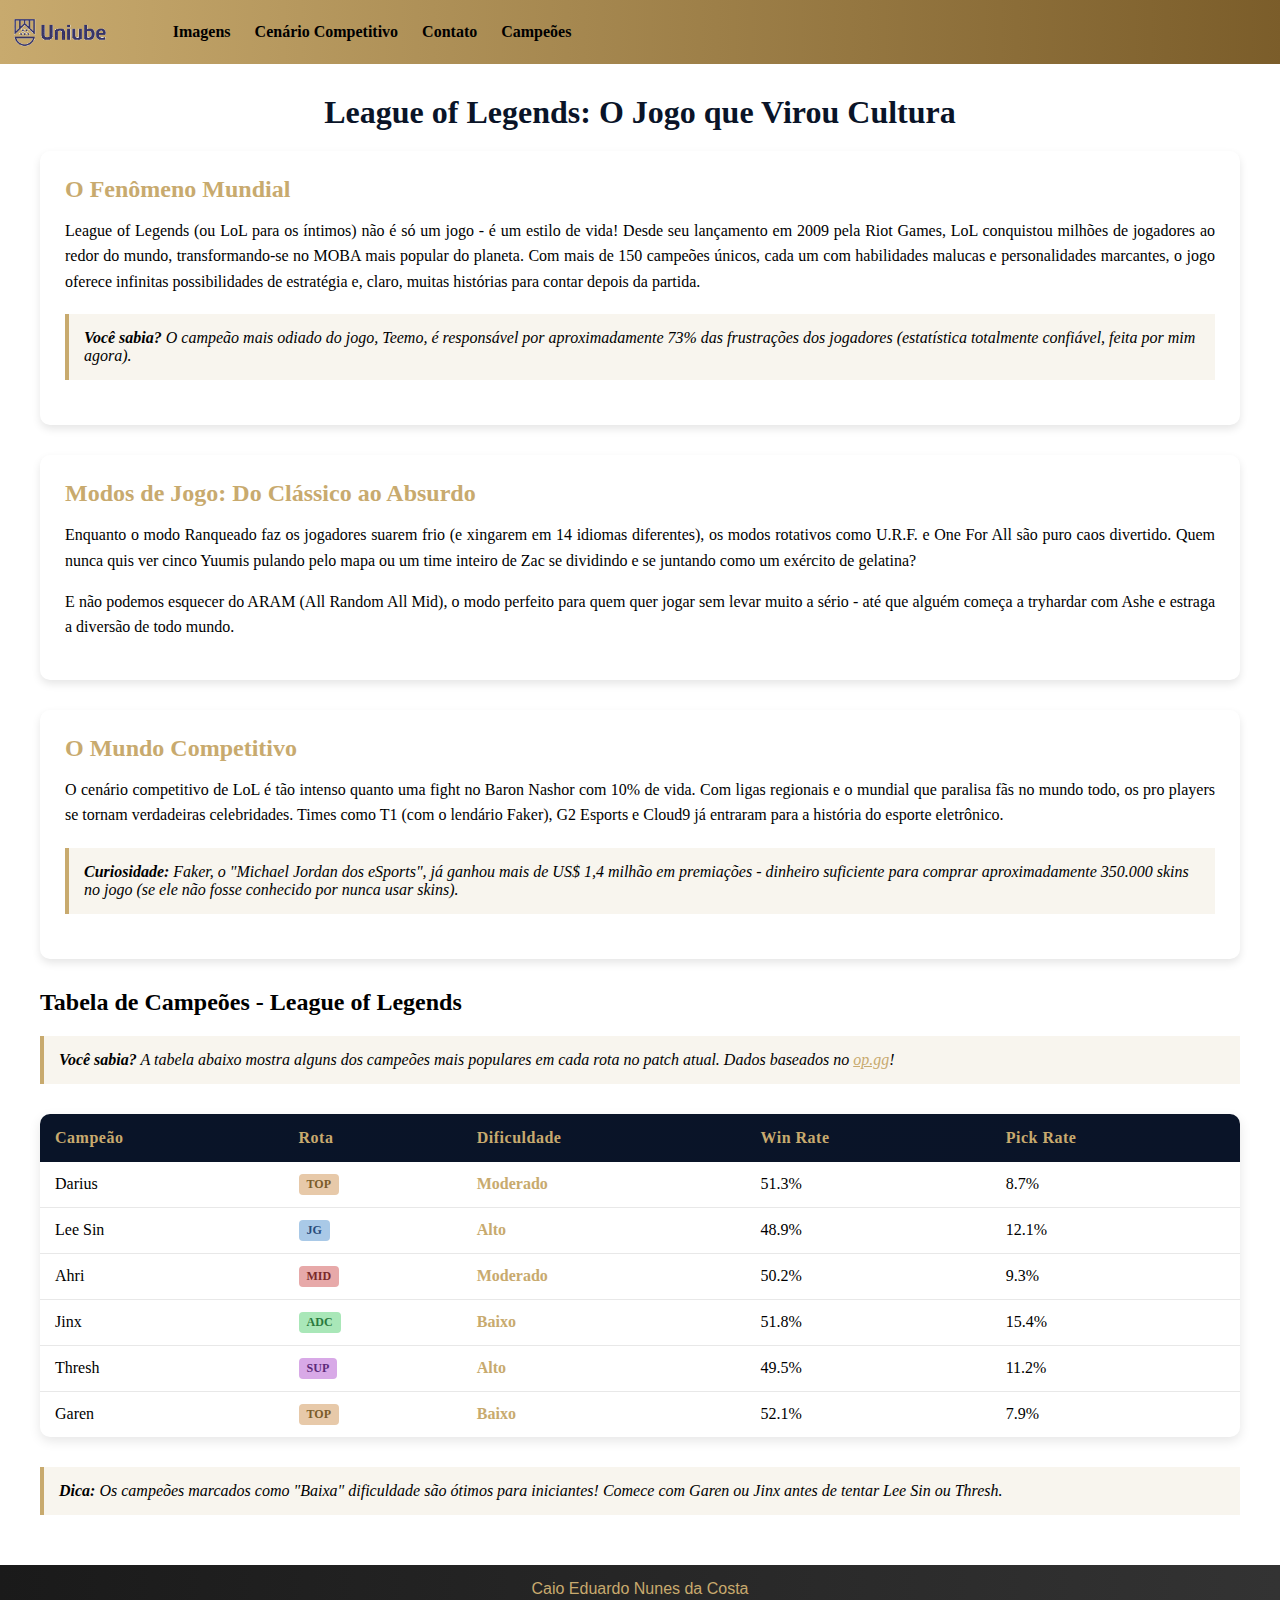
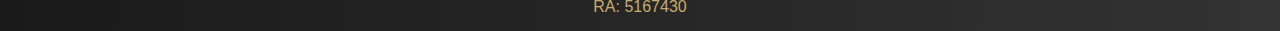
<file: index.html>
<!DOCTYPE html>
<html lang="en">
<head>
    <meta charset="UTF-8">
    <meta name="viewport" content="width=device-width, initial-scale=1.0">
    <link rel="stylesheet" href="./css/stile.css">
    <title>League of Legends</title>
    <meta name="google-site-verification" content="WrpVvv_RyqCGCow48KEaCyqLeDFbhm9YZOUNjniIYak" />
</head>

<body>
    <header class="header">
        <img src="./imagens/logo-uniube-uberaba-nossos-clientes-2017.png" alt="Não carregou!" width=100px>
         <div class="menu">
            <a href="./fotos.html">Imagens</a>
            <a href="./competitvo.html">Cenário Competitivo</a>
            <a href="./contato.html">Contato</a>
            <a href="./campeos.html">Campeões</a>
        </div>
    </header>
    <main>
        <h1>League of Legends: O Jogo que Virou Cultura</h1>
        
        <div class="article">
            <h2>O Fenômeno Mundial</h2>
            <p>League of Legends (ou LoL para os íntimos) não é só um jogo - é um estilo de vida! Desde seu lançamento em 2009 pela Riot Games, LoL conquistou milhões de jogadores ao redor do mundo, transformando-se no MOBA mais popular do planeta. Com mais de 150 campeões únicos, cada um com habilidades malucas e personalidades marcantes, o jogo oferece infinitas possibilidades de estratégia e, claro, muitas histórias para contar depois da partida.</p>
            
            <div class="fun-fact">
                <strong>Você sabia?</strong> O campeão mais odiado do jogo, Teemo, é responsável por aproximadamente 73% das frustrações dos jogadores (estatística totalmente confiável, feita por mim agora).
            </div>
        </div>

        <div class="article">
            <h2>Modos de Jogo: Do Clássico ao Absurdo</h2>
            <p>Enquanto o modo Ranqueado faz os jogadores suarem frio (e xingarem em 14 idiomas diferentes), os modos rotativos como U.R.F. e One For All são puro caos divertido. Quem nunca quis ver cinco Yuumis pulando pelo mapa ou um time inteiro de Zac se dividindo e se juntando como um exército de gelatina?</p>
            
            <p>E não podemos esquecer do ARAM (All Random All Mid), o modo perfeito para quem quer jogar sem levar muito a sério - até que alguém começa a tryhardar com Ashe e estraga a diversão de todo mundo.</p>
        </div>

        <div class="article">
            <h2>O Mundo Competitivo</h2>
            <p>O cenário competitivo de LoL é tão intenso quanto uma fight no Baron Nashor com 10% de vida. Com ligas regionais e o mundial que paralisa fãs no mundo todo, os pro players se tornam verdadeiras celebridades. Times como T1 (com o lendário Faker), G2 Esports e Cloud9 já entraram para a história do esporte eletrônico.</p>
            
            <div class="fun-fact">
                <strong>Curiosidade:</strong> Faker, o "Michael Jordan dos eSports", já ganhou mais de US$ 1,4 milhão em premiações - dinheiro suficiente para comprar aproximadamente 350.000 skins no jogo (se ele não fosse conhecido por nunca usar skins).
            </div>
        </div>

        <h2>Tabela de Campeões - League of Legends</h2>
        
        <div class="fun-fact">
            <strong>Você sabia?</strong> A tabela abaixo mostra alguns dos campeões mais populares em cada rota no patch atual. Dados baseados no <a href="#" style="color: #c8aa6e; text-decoration: underline;">op.gg</a>!
        </div>

        <table class="champions-table">
            <thead>
                <tr>
                    <th>Campeão</th>
                    <th>Rota</th>
                    <th>Dificuldade</th>
                    <th>Win Rate</th>
                    <th>Pick Rate</th>
                </tr>
            </thead>
            <tbody>
                <tr>
                    <td>Darius</td>
                    <td><span class="role role-top">Top</span></td>
                    <td><span class="difficulty">Moderado</span></td>
                    <td>51.3%</td>
                    <td>8.7%</td>
                </tr>
                <tr>
                    <td>Lee Sin</td>
                    <td><span class="role role-jg">JG</span></td>
                    <td><span class="difficulty">Alto</span></td>
                    <td>48.9%</td>
                    <td>12.1%</td>
                </tr>
                <tr>
                    <td>Ahri</td>
                    <td><span class="role role-mid">Mid</span></td>
                    <td><span class="difficulty">Moderado</span></td>
                    <td>50.2%</td>
                    <td>9.3%</td>
                </tr>
                <tr>
                    <td>Jinx</td>
                    <td><span class="role role-adc">ADC</span></td>
                    <td><span class="difficulty">Baixo</span></td>
                    <td>51.8%</td>
                    <td>15.4%</td>
                </tr>
                <tr>
                    <td>Thresh</td>
                    <td><span class="role role-sup">Sup</span></td>
                    <td><span class="difficulty">Alto</span></td>
                    <td>49.5%</td>
                    <td>11.2%</td>
                </tr>
                <tr>
                    <td>Garen</td>
                    <td><span class="role role-top">Top</span></td>
                    <td><span class="difficulty">Baixo</span></td>
                    <td>52.1%</td>
                    <td>7.9%</td>
                </tr>
            </tbody>
        </table>

        <div class="fun-fact">
            <strong>Dica:</strong> Os campeões marcados como "Baixa" dificuldade são ótimos para iniciantes! Comece com Garen ou Jinx antes de tentar Lee Sin ou Thresh.
        </div>
    </main>
    <footer>
        <p>Caio Eduardo Nunes da Costa</p>
        <p>RA: 5167430</p>
    </footer>
</body>
</html>
</file>
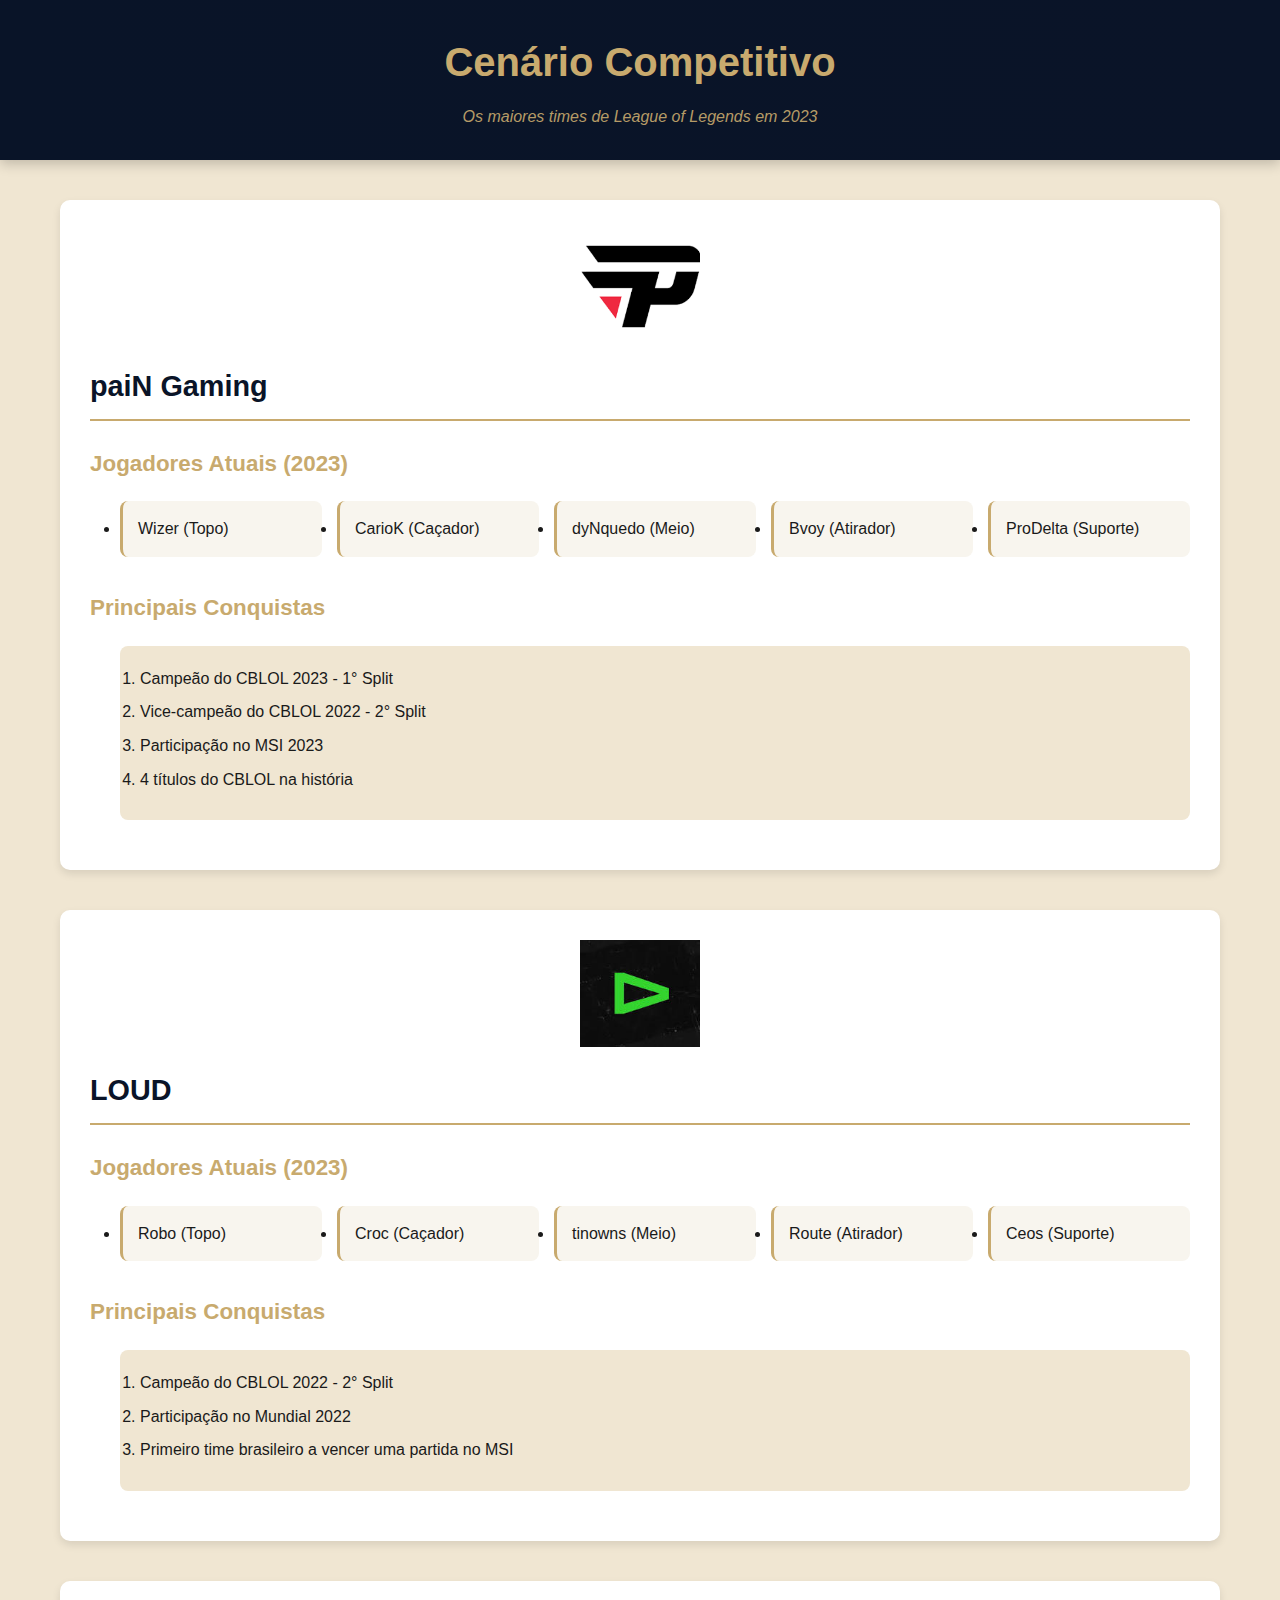
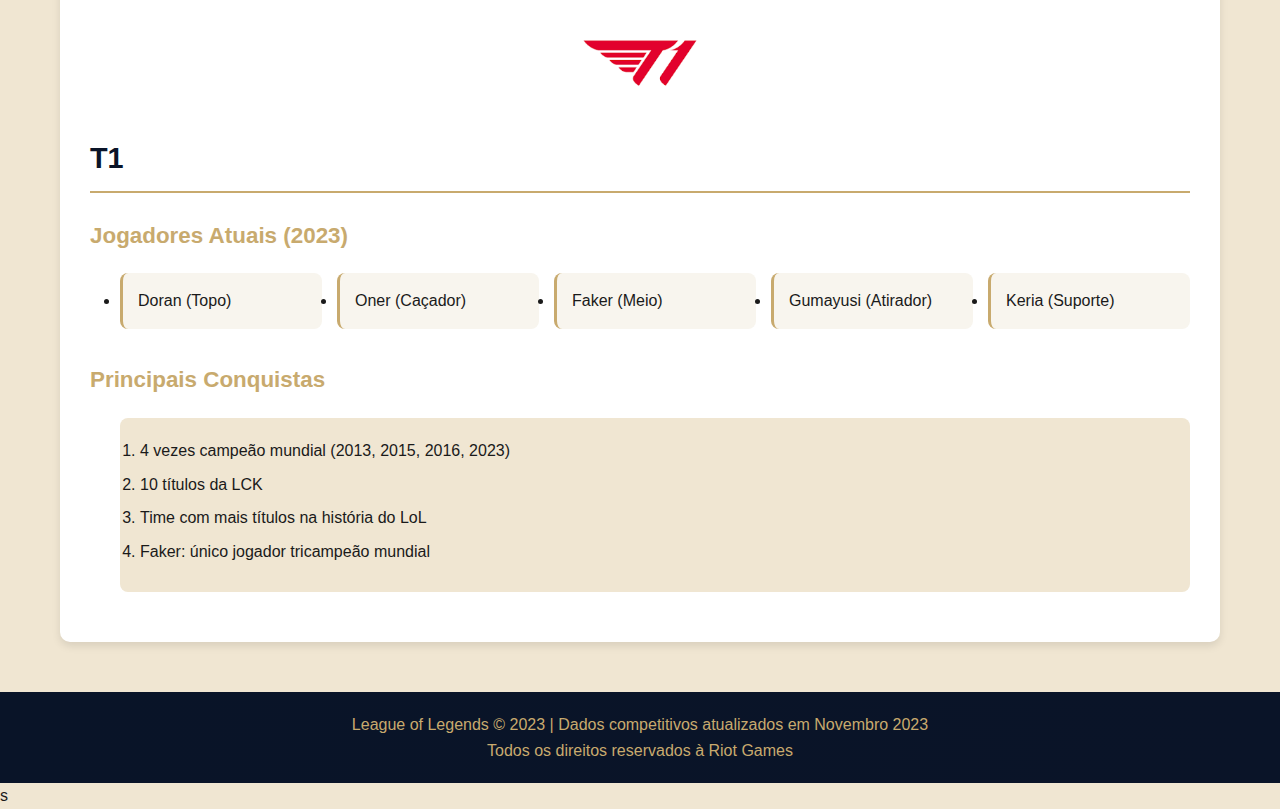
<file: competitvo.html>
<!DOCTYPE html>
<html lang="pt-br">
<head>
    <script>(function(w,d,s,l,i){w[l]=w[l]||[];w[l].push({'gtm.start':
new Date().getTime(),event:'gtm.js'});var f=d.getElementsByTagName(s)[0],
j=d.createElement(s),dl=l!='dataLayer'?'&l='+l:'';j.async=true;j.src=
'https://www.googletagmanager.com/gtm.js?id='+i+dl;f.parentNode.insertBefore(j,f);
})(window,document,'script','dataLayer','GTM-WZVWCJPF');</script>
<!-- End Google Tag Manager -->
    <meta charset="UTF-8">
    <meta name="viewport" content="width=device-width, initial-scale=1.0">
    <link rel="stylesheet" href="./css/competitivo.css">
    <title>League of Legends</title>
    <!-- Google Tag Manager -->

</head>
<body>
    <!-- Google Tag Manager (noscript) -->
    <noscript><iframe src="https://www.googletagmanager.com/ns.html?id=GTM-WZVWCJPF"
    height="0" width="0" style="display:none;visibility:hidden"></iframe></noscript>
    <!-- End Google Tag Manager (noscript) -->
    <header>
        <h1>Cenário Competitivo</h1>
        <p class="subtitle">Os maiores times de League of Legends em 2023</p>
    </header>

    <main>
        <!-- Time 1: Pain Gaming -->
        <section class="team-section">
            <img src="imagens/pain.png" alt="Pain Gaming Logo" class="team-logo">
            <h2>paiN Gaming</h2>
            
            <h3>Jogadores Atuais (2023)</h3>
            <ul class="player-list">
                <li class="player-card">Wizer (Topo)</li>
                <li class="player-card">CarioK (Caçador)</li>
                <li class="player-card">dyNquedo (Meio)</li>
                <li class="player-card">Bvoy (Atirador)</li>
                <li class="player-card">ProDelta (Suporte)</li>
            </ul>
            
            <h3>Principais Conquistas</h3>
            <ol class="achievements">
                <li>Campeão do CBLOL 2023 - 1° Split</li>
                <li>Vice-campeão do CBLOL 2022 - 2° Split</li>
                <li>Participação no MSI 2023</li>
                <li>4 títulos do CBLOL na história</li>
            </ol>
        </section>

        <!-- Time 2: LOUD -->
        <section class="team-section">
            <img src="./imagens/loud.jpeg" alt="LOUD Logo" class="team-logo">
            <h2>LOUD</h2>
            
            <h3>Jogadores Atuais (2023)</h3>
            <ul class="player-list">
                <li class="player-card">Robo (Topo)</li>
                <li class="player-card">Croc (Caçador)</li>
                <li class="player-card">tinowns (Meio)</li>
                <li class="player-card">Route (Atirador)</li>
                <li class="player-card">Ceos (Suporte)</li>
            </ul>
            
            <h3>Principais Conquistas</h3>
            <ol class="achievements">
                <li>Campeão do CBLOL 2022 - 2° Split</li>
                <li>Participação no Mundial 2022</li>
                <li>Primeiro time brasileiro a vencer uma partida no MSI</li>
            </ol>
        </section>

        <!-- Time 3: T1 -->
        <section class="team-section">
            <img src="./imagens/t1.png" alt="T1 Logo" class="team-logo">
            <h2>T1</h2>
            
            <h3>Jogadores Atuais (2023)</h3>
            <ul class="player-list">
                <li class="player-card">Doran (Topo)</li>
                <li class="player-card">Oner (Caçador)</li>
                <li class="player-card">Faker (Meio)</li>
                <li class="player-card">Gumayusi (Atirador)</li>
                <li class="player-card">Keria (Suporte)</li>
            </ul>
            
            <h3>Principais Conquistas</h3>
            <ol class="achievements">
                <li>4 vezes campeão mundial (2013, 2015, 2016, 2023)</li>
                <li>10 títulos da LCK</li>
                <li>Time com mais títulos na história do LoL</li>
                <li>Faker: único jogador tricampeão mundial</li>
            </ol>
        </section>
    </main>

    <footer>
        <p>League of Legends © 2023 | Dados competitivos atualizados em Novembro 2023</p>
        <p>Todos os direitos reservados à Riot Games</p>
    </footer>
</body>
</html>s
</file>
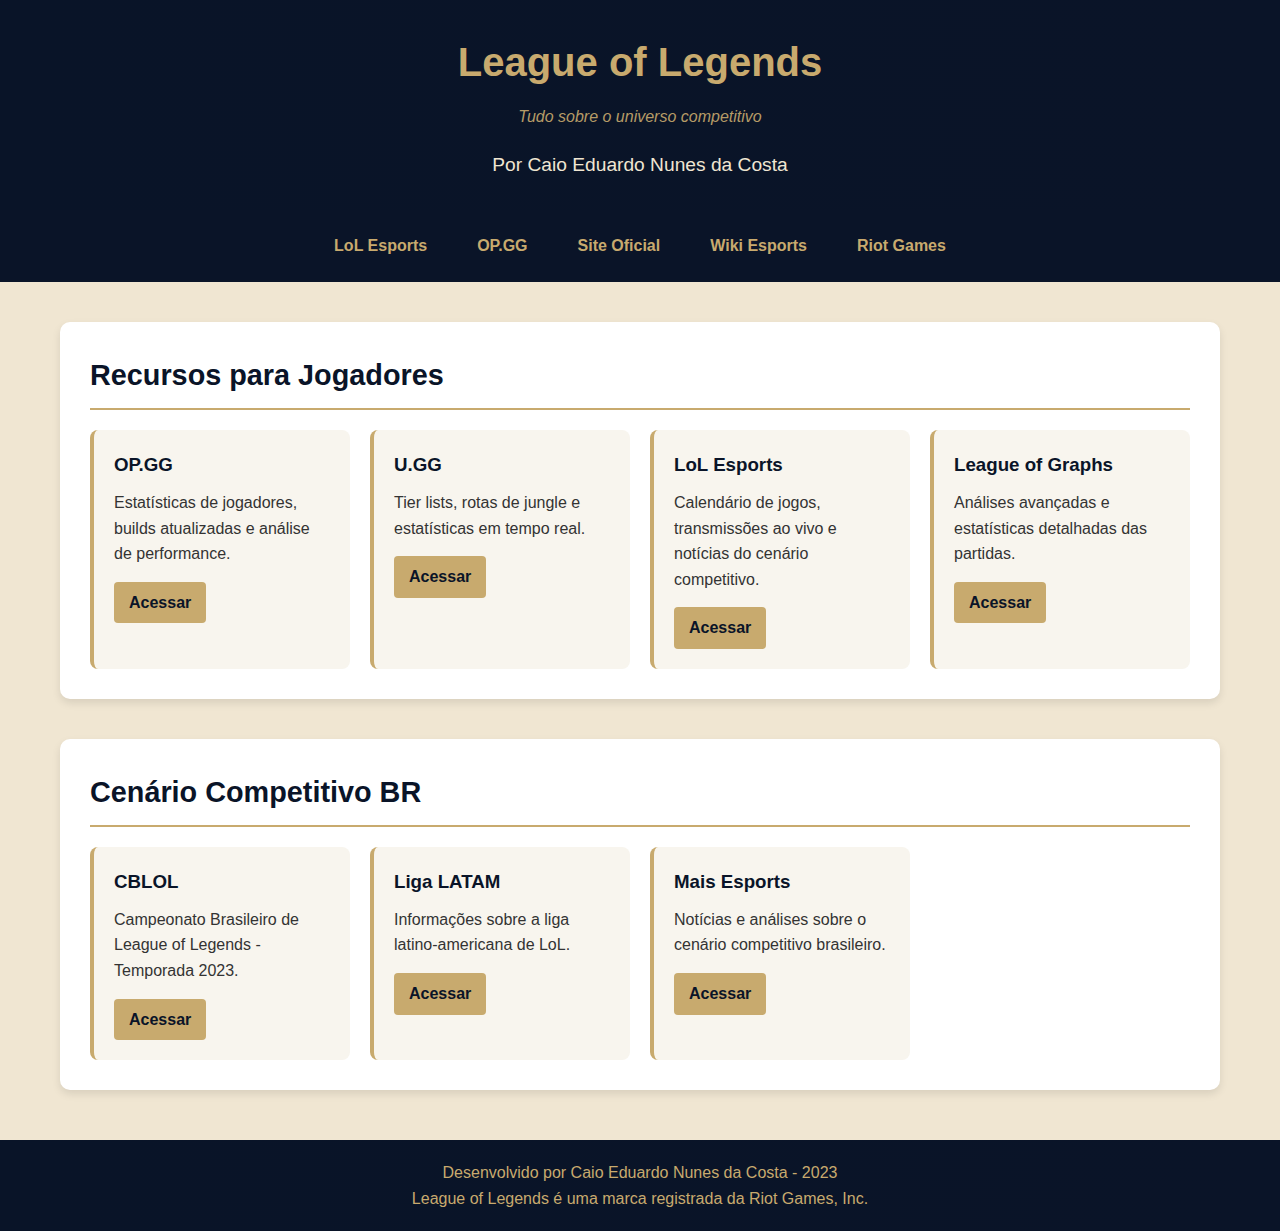
<file: contato.html>
<!DOCTYPE html>
<html lang="pt-br">
<head>
    <script>(function(w,d,s,l,i){w[l]=w[l]||[];w[l].push({'gtm.start':
new Date().getTime(),event:'gtm.js'});var f=d.getElementsByTagName(s)[0],
j=d.createElement(s),dl=l!='dataLayer'?'&l='+l:'';j.async=true;j.src=
'https://www.googletagmanager.com/gtm.js?id='+i+dl;f.parentNode.insertBefore(j,f);
})(window,document,'script','dataLayer','GTM-WZVWCJPF');</script>
<!-- End Google Tag Manager -->
    <meta charset="UTF-8">
    <meta name="viewport" content="width=device-width, initial-scale=1.0">
    <link rel="stylesheet" href="./css/contato.css">
    <title>Document</title>
    <!-- Google Tag Manager -->

</head>
<body>
    <!-- Google Tag Manager (noscript) -->
    <noscript><iframe src="https://www.googletagmanager.com/ns.html?id=GTM-WZVWCJPF"
    height="0" width="0" style="display:none;visibility:hidden"></iframe></noscript>
    <!-- End Google Tag Manager (noscript) -->
    <header>
        <div class="header-content">
            <h1>League of Legends</h1>
            <p class="subtitle">Tudo sobre o universo competitivo</p>
            <p class="author">Por Caio Eduardo Nunes da Costa</p>
        </div>
    </header>

    <nav>
        <div class="nav-links">
            <a href="https://lolesports.com" target="_blank">LoL Esports</a>
            <a href="https://op.gg" target="_blank">OP.GG</a>
            <a href="https://www.leagueoflegends.com/pt-br/" target="_blank">Site Oficial</a>
            <a href="https://lol.fandom.com/wiki/League_of_Legends_Esports_Wiki" target="_blank">Wiki Esports</a>
            <a href="https://www.riotgames.com/pt-br" target="_blank">Riot Games</a>
        </div>
    </nav>

    <main>
        <section class="section">
            <h2>Recursos para Jogadores</h2>
            <div class="resource-grid">
                <div class="resource-card">
                    <h3>OP.GG</h3>
                    <p>Estatísticas de jogadores, builds atualizadas e análise de performance.</p>
                    <a href="https://op.gg" class="resource-link" target="_blank">Acessar</a>
                </div>
                
                <div class="resource-card">
                    <h3>U.GG</h3>
                    <p>Tier lists, rotas de jungle e estatísticas em tempo real.</p>
                    <a href="https://u.gg" class="resource-link" target="_blank">Acessar</a>
                </div>
                
                <div class="resource-card">
                    <h3>LoL Esports</h3>
                    <p>Calendário de jogos, transmissões ao vivo e notícias do cenário competitivo.</p>
                    <a href="https://lolesports.com" class="resource-link" target="_blank">Acessar</a>
                </div>
                
                <div class="resource-card">
                    <h3>League of Graphs</h3>
                    <p>Análises avançadas e estatísticas detalhadas das partidas.</p>
                    <a href="https://www.leagueofgraphs.com" class="resource-link" target="_blank">Acessar</a>
                </div>
            </div>
        </section>

        <section class="section">
            <h2>Cenário Competitivo BR</h2>
            <div class="resource-grid">
                <div class="resource-card">
                    <h3>CBLOL</h3>
                    <p>Campeonato Brasileiro de League of Legends - Temporada 2023.</p>
                    <a href="https://lolesports.com/schedule?leagues=cblol-brazil" class="resource-link" target="_blank">Acessar</a>
                </div>
                
                <div class="resource-card">
                    <h3>Liga LATAM</h3>
                    <p>Informações sobre a liga latino-americana de LoL.</p>
                    <a href="https://lolesports.com/schedule?leagues=lla" class="resource-link" target="_blank">Acessar</a>
                </div>
                
                <div class="resource-card">
                    <h3>Mais Esports</h3>
                    <p>Notícias e análises sobre o cenário competitivo brasileiro.</p>
                    <a href="https://maisesports.com.br" class="resource-link" target="_blank">Acessar</a>
                </div>
            </div>
        </section>
    </main>

    <footer>
        <p>Desenvolvido por Caio Eduardo Nunes da Costa - 2023</p>
        <p>League of Legends é uma marca registrada da Riot Games, Inc.</p>
    </footer>
</body>
</html>
</file>
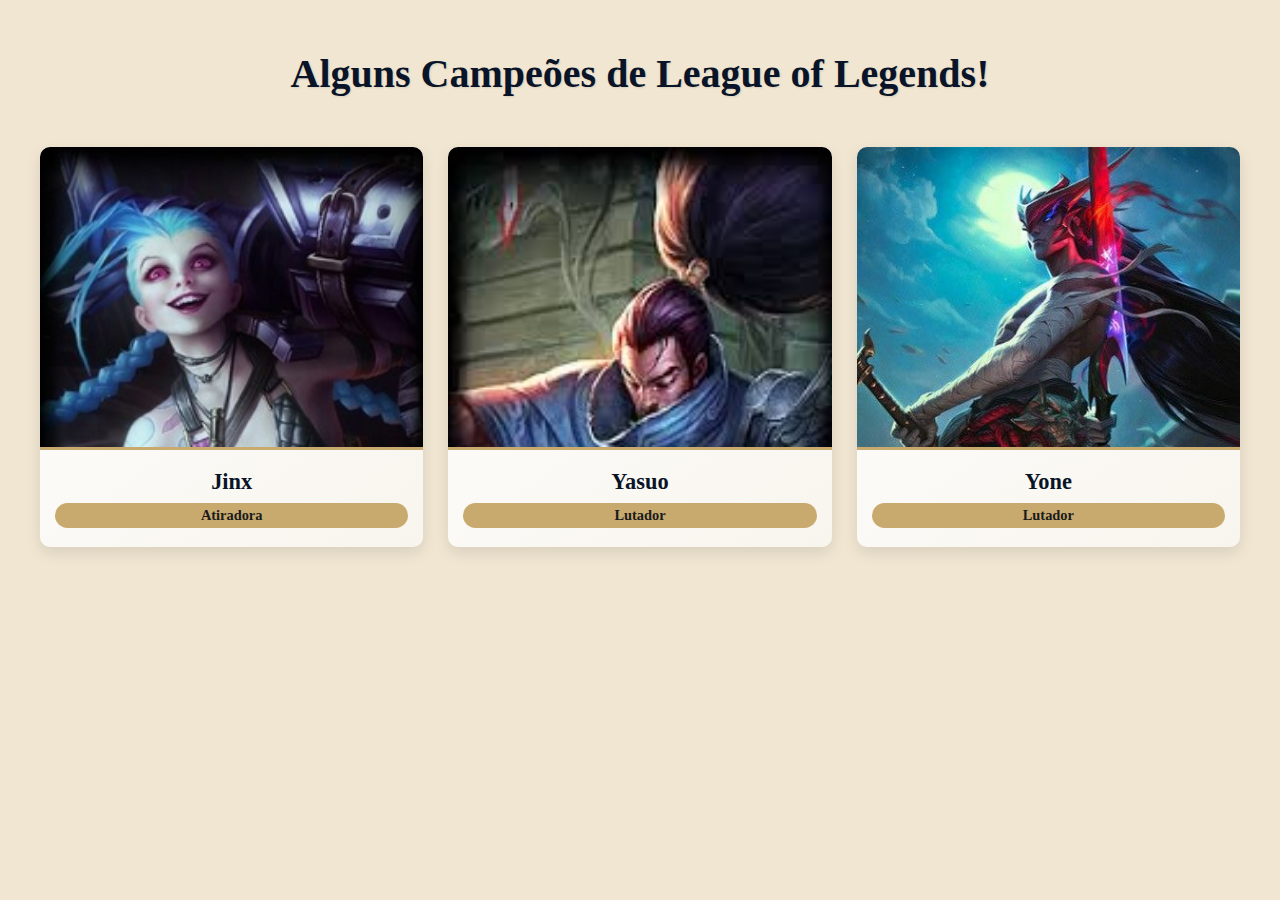
<file: fotos.html>
<!DOCTYPE html>
<html lang="en">
<head>
    <script>(function(w,d,s,l,i){w[l]=w[l]||[];w[l].push({'gtm.start':
new Date().getTime(),event:'gtm.js'});var f=d.getElementsByTagName(s)[0],
j=d.createElement(s),dl=l!='dataLayer'?'&l='+l:'';j.async=true;j.src=
'https://www.googletagmanager.com/gtm.js?id='+i+dl;f.parentNode.insertBefore(j,f);
})(window,document,'script','dataLayer','GTM-WZVWCJPF');</script>
<!-- End Google Tag Manager -->
    <meta charset="UTF-8">
    <meta name="viewport" content="width=device-width, initial-scale=1.0">
    <link rel="stylesheet" href="./css/campeos.css">
    <title>Campeões</title>
    <!-- Google Tag Manager -->

</head>
<body>
    <!-- Google Tag Manager (noscript) -->
    <noscript><iframe src="https://www.googletagmanager.com/ns.html?id=GTM-WZVWCJPF"
    height="0" width="0" style="display:none;visibility:hidden"></iframe></noscript>
    <!-- End Google Tag Manager (noscript) -->
    <h1>Alguns Campeões de League of Legends!</h1>
    <main>
        <div class="champions-grid">
            
            <div class="champion-card">
                <div class="img-container">
                    <img src="./imagens/JinxLeagueOfLegends.jpeg" alt="Jinx" class="champion-img">
                </div>
                <div class="champion-info">
                    <h3 class="champion-name">Jinx</h3>
                    <span class="champion-role">Atiradora</span>
                </div>
            </div>
            
            
            <div class="champion-card">
                <div class="img-container">
                    <img src="./imagens/images.jpeg" alt="Yasuo" class="champion-img">
                </div>
                <div class="champion-info">
                    <h3 class="champion-name">Yasuo</h3>
                    <span class="champion-role">Lutador</span>
                </div>
            </div>
            
            
            <div class="champion-card">
                <div class="img-container">
                    <img src="./imagens/ab0b1410d107275f2416636e93bde999.jpg" alt="Ahri" class="champion-img">
                </div>
                <div class="champion-info">
                    <h3 class="champion-name">Yone</h3>
                    <span class="champion-role">Lutador</span>
                </div>
            </div>
        </div>
    
    </main>
</body>
</html>
</file>
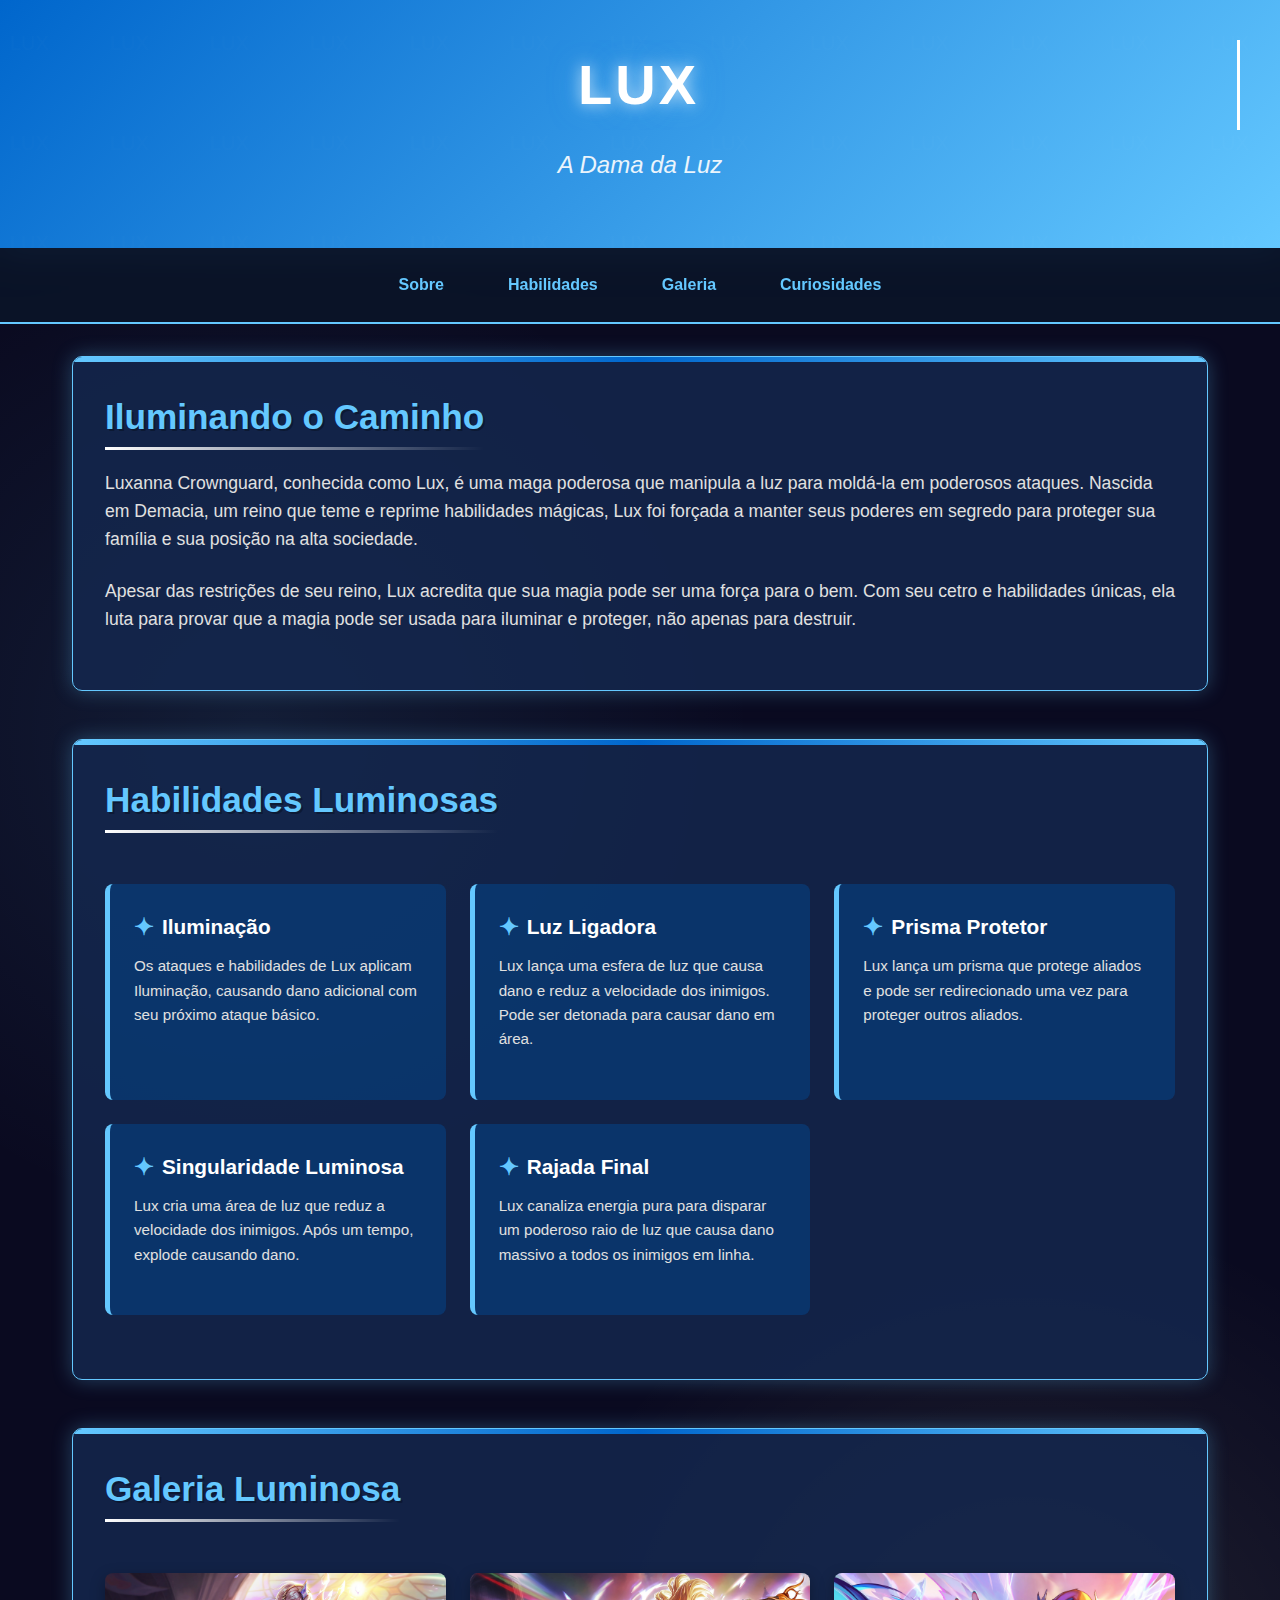
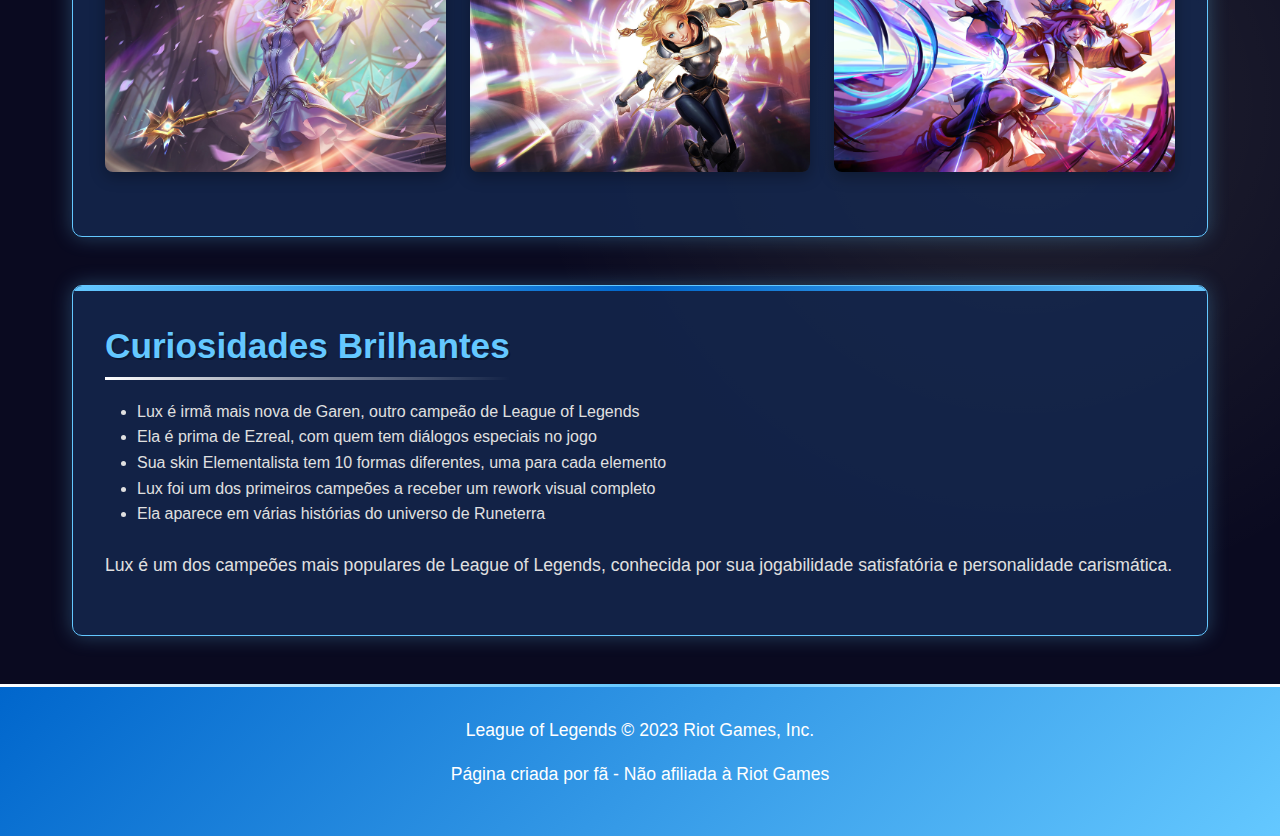
<file: lux.html>
<!DOCTYPE html>
<html lang="pt-br">
<head>
    <meta charset="UTF-8">
    <meta name="viewport" content="width=device-width, initial-scale=1.0">
    <link rel="stylesheet" href="./css/lux.css">
    <title>League of Legends</title>
</head>
<body>
    <!-- Efeitos de partículas de luz (adicionados via JavaScript) -->
    <div id="light-effects"></div>

    <header>
        <h1 class="typing-effect">LUX</h1>
        <p class="subtitle">A Dama da Luz</p>
    </header>

    <nav>
        <div class="nav-links">
            <a href="#sobre">Sobre</a>
            <a href="#habilidades">Habilidades</a>
            <a href="#galeria">Galeria</a>
            <a href="#curiosidades">Curiosidades</a>
        </div>
    </nav>

    <main>
        <section id="sobre" class="lux-section">
            <h2>Iluminando o Caminho</h2>
            <p>Luxanna Crownguard, conhecida como Lux, é uma maga poderosa que manipula a luz para moldá-la em poderosos ataques. Nascida em Demacia, um reino que teme e reprime habilidades mágicas, Lux foi forçada a manter seus poderes em segredo para proteger sua família e sua posição na alta sociedade.</p>
            <p>Apesar das restrições de seu reino, Lux acredita que sua magia pode ser uma força para o bem. Com seu cetro e habilidades únicas, ela luta para provar que a magia pode ser usada para iluminar e proteger, não apenas para destruir.</p>
        </section>

        <section id="habilidades" class="lux-section">
            <h2>Habilidades Luminosas</h2>
            <div class="abilities">
                <div class="ability-card">
                    <h3 class="ability-title">Iluminação</h3>
                    <p class="ability-desc">Os ataques e habilidades de Lux aplicam Iluminação, causando dano adicional com seu próximo ataque básico.</p>
                </div>
                <div class="ability-card">
                    <h3 class="ability-title">Luz Ligadora</h3>
                    <p class="ability-desc">Lux lança uma esfera de luz que causa dano e reduz a velocidade dos inimigos. Pode ser detonada para causar dano em área.</p>
                </div>
                <div class="ability-card">
                    <h3 class="ability-title">Prisma Protetor</h3>
                    <p class="ability-desc">Lux lança um prisma que protege aliados e pode ser redirecionado uma vez para proteger outros aliados.</p>
                </div>
                <div class="ability-card">
                    <h3 class="ability-title">Singularidade Luminosa</h3>
                    <p class="ability-desc">Lux cria uma área de luz que reduz a velocidade dos inimigos. Após um tempo, explode causando dano.</p>
                </div>
                <div class="ability-card">
                    <h3 class="ability-title">Rajada Final</h3>
                    <p class="ability-desc">Lux canaliza energia pura para disparar um poderoso raio de luz que causa dano massivo a todos os inimigos em linha.</p>
                </div>
            </div>
        </section>

        <section id="galeria" class="lux-section">
            <h2>Galeria Luminosa</h2>
            <div class="gallery">
                <div class="gallery-item">
                    <img src="./imagens/luxelementalista.jpg" alt="Lux Classic Skin">
                    <div class="gallery-caption">Elementalista</div>
                </div>
                <div class="gallery-item">
                    <img src="./imagens/lux.jpg" alt="Lux Elementalist Skin">
                    <div class="gallery-caption">Skin Classica</div>
                </div>
                <div class="gallery-item">
                    <img src="./imagens/soufighter.jpg" alt="Lux Star Guardian Skin">
                    <div class="gallery-caption">Soul Fighter</div>
                </div>
            </div>
        </section>

        <section id="curiosidades" class="lux-section">
            <h2>Curiosidades Brilhantes</h2>
            <ul style="margin-left: 2rem; margin-bottom: 1.5rem;">
                <li>Lux é irmã mais nova de Garen, outro campeão de League of Legends</li>
                <li>Ela é prima de Ezreal, com quem tem diálogos especiais no jogo</li>
                <li>Sua skin Elementalista tem 10 formas diferentes, uma para cada elemento</li>
                <li>Lux foi um dos primeiros campeões a receber um rework visual completo</li>
                <li>Ela aparece em várias histórias do universo de Runeterra</li>
            </ul>
            <p>Lux é um dos campeões mais populares de League of Legends, conhecida por sua jogabilidade satisfatória e personalidade carismática.</p>
        </section>
    </main>

    <footer>
        <p class="footer-text">League of Legends &copy; 2023 Riot Games, Inc.</p>
        <p class="footer-text">Página criada por fã - Não afiliada à Riot Games</p>

    </footer>

    <script>
        // Efeito de partículas de luz
        document.addEventListener('DOMContentLoaded', function() {
            const lightContainer = document.getElementById('light-effects');
            const colors = ['#64c8ff', '#ffffff', '#0066cc'];
            
            function createLightSpark() {
                const spark = document.createElement('div');
                spark.className = 'light-spark';
                spark.style.left = Math.random() * 100 + 'vw';
                spark.style.top = Math.random() * 100 + 'vh';
                spark.style.backgroundColor = colors[Math.floor(Math.random() * colors.length)];
                spark.style.animationDuration = (2 + Math.random() * 3) + 's';
                spark.style.animationDelay = Math.random() * 2 + 's';
                lightContainer.appendChild(spark);
                
                // Remove a partícula após a animação
                setTimeout(() => {
                    spark.remove();
                }, 5000);
            }
            
            // Cria partículas periodicamente
            for (let i = 0; i < 15; i++) {
                createLightSpark();
            }
            setInterval(createLightSpark, 1000);
            
            // Efeito de digitação para o título
            setTimeout(() => {
                document.querySelector('h1').style.borderRight = 'none';
            }, 3500);
        });
    </script>
</body>
</html>
</file>
<file: css/stile.css>
*{margin: 0; border: 0; padding: 0;}

.menu{padding: 1%;
    width: 100%;
    
}

.menu a:hover {
    color: white;
    background-color: rgba(0, 0, 0, 0.2);
    border-radius: 4px;
}

.menu a{
    text-decoration: none;
    color: black;
    font-weight: bold;
    padding: 5px 10px;
    justify-content: end;
    align-items: end;
}

.header {
    display: flex;
    align-items: center;       /* Alinha imagem e links verticalmente */
    justify-content: space-between;  /* Centraliza tudo horizontalmente */
    gap: 40px;                /* Espaço entre imagem e links */
    padding: 10px;
    width: 100%;
    background: linear-gradient(to right, #c8aa6e 0%, #7a5c29 100%);
}

footer {
    background: linear-gradient(to right, #1a1a1a, #333);
    color: #c8aa6e;
    padding: 15px;
    text-align: center;
    font-family: 'fonteLol', sans-serif;
}

.nav{
    display: inline-block;
    justify-content: center; 
    align-items: center;     
    gap: 20px; 
}

main {
    flex: 1;
    padding: 30px;
    max-width: 1200px;
    margin: 0 auto;
}

h1 {
    color: #0a1428;
    margin-bottom: 20px;
    text-align: center;
}

.article {
    background-color: white;
    padding: 25px;
    border-radius: 10px;
    box-shadow: 0 4px 8px rgba(0,0,0,0.1);
    margin-bottom: 30px;
}

.article h2 {
    color: #c8aa6e;
    margin-bottom: 15px;
}

.article p {
    line-height: 1.6;
    margin-bottom: 15px;
    text-align: justify;
}

.fun-fact {
    background-color: #f8f5ee;
    border-left: 4px solid #c8aa6e;
    padding: 15px;
    margin: 20px 0;
    font-style: italic;
}
/*TABELAS*/
.champions-table {
    width: 100%;
    border-collapse: collapse;
    margin: 30px 0;
    background-color: white;
    box-shadow: 0 4px 12px rgba(0, 0, 0, 0.1);
    border-radius: 10px;
    overflow: hidden;
}

.champions-table thead {
    background: linear-gradient(to right, #091428, #0a1428);
    color: #c8aa6e;
}

.champions-table th {
    padding: 15px;
    text-align: left;
    font-weight: bold;
    letter-spacing: 0.5px;
}

.champions-table td {
    padding: 12px 15px;
    border-bottom: 1px solid #e8e8e8;
}

.champions-table tr:last-child td {
    border-bottom: none;
}

.champions-table tbody tr:hover {
    background-color: #f8f5ee;
    transition: background-color 0.2s ease;
}

.role {
    display: inline-block;
    padding: 3px 8px;
    border-radius: 4px;
    font-weight: bold;
    font-size: 12px;
    text-transform: uppercase;
}

.role-top {
    background-color: #e7c9a9;
    color: #7a5c29;
}

.role-jg {
    background-color: #a9c9e7;
    color: #294c7a;
}

.role-mid {
    background-color: #e7a9a9;
    color: #7a2929;
}

.role-adc {
    background-color: #a9e7b8;
    color: #297a3d;
}

.role-sup {
    background-color: #d8a9e7;
    color: #5c297a;
}

.difficulty {
    color: #c8aa6e;
    font-weight: bold;
}
</file>
<file: css/competitivo.css>
* {
    margin: 0;
    padding: 0;
    box-sizing: border-box;
    font-family: 'Segoe UI', Tahoma, Geneva, Verdana, sans-serif;
}

body {
    background-color: #f0e6d2;
    color: #1a1a1a;
    line-height: 1.6;
}

header {
    background: linear-gradient(to right, #091428, #0a1428);
    color: #c8aa6e;
    padding: 30px 0;
    text-align: center;
    box-shadow: 0 4px 12px rgba(0, 0, 0, 0.2);
}

h1 {
    font-size: 2.5rem;
    margin-bottom: 10px;
}

.subtitle {
    font-style: italic;
    opacity: 0.9;
}

main {
    max-width: 1200px;
    margin: 40px auto;
    padding: 0 20px;
}

.team-section {
    background-color: white;
    border-radius: 10px;
    padding: 30px;
    margin-bottom: 40px;
    box-shadow: 0 4px 8px rgba(0, 0, 0, 0.1);
}

h2 {
    color: #0a1428;
    margin-bottom: 20px;
    padding-bottom: 10px;
    border-bottom: 2px solid #c8aa6e;
    font-size: 1.8rem;
}

.team-logo {
    width: 120px;
    height: auto;
    margin: 0 auto 20px;
    display: block;
}

h3 {
    color: #c8aa6e;
    margin: 25px 0 15px;
    font-size: 1.4rem;
}

ul, ol {
    margin-left: 30px;
    margin-bottom: 20px;
}

li {
    margin-bottom: 8px;
}

.player-list {
    display: grid;
    grid-template-columns: repeat(auto-fill, minmax(200px, 1fr));
    gap: 15px;
    margin-top: 20px;
}

.player-card {
    background-color: #f8f5ee;
    padding: 15px;
    border-radius: 8px;
    border-left: 3px solid #c8aa6e;
}

.achievements {
    background-color: #f0e6d2;
    padding: 20px;
    border-radius: 8px;
    margin-top: 20px;
}

footer {
    background: linear-gradient(to right, #091428, #0a1428);
    color: #c8aa6e;
    text-align: center;
    padding: 20px;
    margin-top: 50px;
}
</file>
<file: css/contato.css>
* {
    margin: 0;
    padding: 0;
    box-sizing: border-box;
    font-family: 'Segoe UI', Tahoma, Geneva, Verdana, sans-serif;
}

body {
    background-color: #f0e6d2;
    color: #1a1a1a;
    line-height: 1.6;
}

header {
    background: linear-gradient(to right, #091428, #0a1428);
    color: #c8aa6e;
    padding: 30px 0;
    text-align: center;
    box-shadow: 0 4px 12px rgba(0, 0, 0, 0.2);
}

.header-content {
    max-width: 1200px;
    margin: 0 auto;
    padding: 0 20px;
}

h1 {
    font-size: 2.5rem;
    margin-bottom: 10px;
}

.subtitle {
    font-style: italic;
    opacity: 0.9;
    margin-bottom: 20px;
}

.author {
    font-size: 1.2rem;
    color: #f0e6d2;
    margin-top: 15px;
}

nav {
    background-color: #0a1428;
    padding: 15px 0;
    position: sticky;
    top: 0;
    z-index: 100;
}

.nav-links {
    display: flex;
    justify-content: center;
    flex-wrap: wrap;
    gap: 20px;
    max-width: 1200px;
    margin: 0 auto;
    padding: 0 20px;
}

.nav-links a {
    color: #c8aa6e;
    text-decoration: none;
    font-weight: bold;
    padding: 8px 15px;
    border-radius: 4px;
    transition: all 0.3s ease;
}

.nav-links a:hover {
    background-color: #c8aa6e;
    color: #0a1428;
}

main {
    max-width: 1200px;
    margin: 40px auto;
    padding: 0 20px;
}

.section {
    background-color: white;
    border-radius: 10px;
    padding: 30px;
    margin-bottom: 40px;
    box-shadow: 0 4px 8px rgba(0, 0, 0, 0.1);
}

h2 {
    color: #0a1428;
    margin-bottom: 20px;
    padding-bottom: 10px;
    border-bottom: 2px solid #c8aa6e;
    font-size: 1.8rem;
}

.resource-grid {
    display: grid;
    grid-template-columns: repeat(auto-fill, minmax(250px, 1fr));
    gap: 20px;
    margin-top: 20px;
}

.resource-card {
    background-color: #f8f5ee;
    padding: 20px;
    border-radius: 8px;
    border-left: 4px solid #c8aa6e;
    transition: transform 0.3s ease;
}

.resource-card:hover {
    transform: translateY(-5px);
}

.resource-card h3 {
    color: #0a1428;
    margin-bottom: 10px;
}

.resource-card p {
    margin-bottom: 15px;
    color: #333;
}

.resource-link {
    display: inline-block;
    background-color: #c8aa6e;
    color: #0a1428;
    padding: 8px 15px;
    border-radius: 4px;
    text-decoration: none;
    font-weight: bold;
    transition: all 0.3s ease;
}

.resource-link:hover {
    background-color: #0a1428;
    color: #c8aa6e;
}

footer {
    background: linear-gradient(to right, #091428, #0a1428);
    color: #c8aa6e;
    text-align: center;
    padding: 20px;
    margin-top: 50px;
}
</file>
<file: css/campeos.css>
*{margin: 0; border: 0; padding: 0;}
body {
    background-color: #f0e6d2;
    color: #1a1a1a;
    padding: 20px;
}

h1 {
    text-align: center;
    margin: 30px 0;
    color: #0a1428;
    font-size: 2.5rem;
    text-shadow: 1px 1px 2px rgba(0,0,0,0.1);
}

.champions-grid {
    display: grid;
    grid-template-columns: repeat(auto-fill, minmax(300px, 1fr));
    gap: 25px;
    max-width: 1200px;
    margin: 0 auto;
    padding: 20px;
}

.champion-card {
    background: linear-gradient(145deg, #ffffff, #f8f5ee);
    border-radius: 10px;
    overflow: hidden;
    box-shadow: 0 6px 15px rgba(0, 0, 0, 0.1);
    transition: all 0.3s ease;
    position: relative;
    height: 400px; /* Altura fixa para todos os cards */
    display: flex;
    flex-direction: column;
}

.champion-card:hover {
    transform: translateY(-5px);
    box-shadow: 0 12px 20px rgba(0, 0, 0, 0.15);
}

.img-container {
    height: 300px; /* Altura fixa para a área da imagem */
    overflow: hidden;
    display: flex;
    align-items: center;
    justify-content: center;
    border-bottom: 3px solid #c8aa6e;
}

.champion-img {
    width: 100%;
    height: 100%;
    object-fit: cover;
    object-position: top;
    transition: transform 0.3s ease;
}

.champion-card:hover .champion-img {
    transform: scale(1.05);
}

.champion-info {
    padding: 15px;
    text-align: center;
    flex: 1;
    display: flex;
    flex-direction: column;
    justify-content: center;
}

.champion-name {
    color: #0a1428;
    font-size: 1.4rem;
    margin-bottom: 8px;
    font-weight: bold;
}

.champion-role {
    display: inline-block;
    padding: 4px 12px;
    background-color: #c8aa6e;
    color: #1a1a1a;
    border-radius: 20px;
    font-size: 0.9rem;
    font-weight: 600;
}
</file>
<file: css/lux.css>
* {
    margin: 0;
    padding: 0;
    box-sizing: border-box;
}

body {
    font-family: 'Arial', sans-serif;
    background-color: #0a0a20;
    color: #e0e0e0;
    line-height: 1.6;
    overflow-x: hidden;
    background-image: 
        radial-gradient(circle at 20% 30%, rgba(100, 200, 255, 0.1) 0%, transparent 25%),
        radial-gradient(circle at 80% 70%, rgba(255, 255, 200, 0.1) 0%, transparent 25%);
}

/* Header Estilizado */
header {
    background: linear-gradient(135deg, #0066cc, #64c8ff);
    padding: 2.5rem;
    text-align: center;
    position: relative;
    overflow: hidden;
    box-shadow: 0 4px 30px rgba(100, 200, 255, 0.5);
}

header::before {
    content: "";
    position: absolute;
    top: 0;
    left: 0;
    right: 0;
    bottom: 0;
    background: 
        url('data:image/svg+xml;utf8,<svg xmlns="http://www.w3.org/2000/svg" width="100" height="100" viewBox="0 0 100 100"><text x="10" y="50" font-family="Arial" font-size="20" fill="rgba(255,255,255,0.05)">LUX</text></svg>');
    opacity: 0.2;
}

h1 {
    font-size: 3.5rem;
    color: white;
    text-shadow: 0 0 15px rgba(255, 255, 255, 0.7), 0 0 30px rgba(100, 200, 255, 0.5);
    margin-bottom: 1rem;
    position: relative;
    z-index: 1;
    letter-spacing: 3px;
    animation: glow 2s ease-in-out infinite alternate;
}

@keyframes glow {
    from {
        text-shadow: 0 0 10px #fff, 0 0 20px #64c8ff, 0 0 30px #0066cc;
    }
    to {
        text-shadow: 0 0 15px #fff, 0 0 25px #64c8ff, 0 0 35px #0066cc;
    }
}

.subtitle {
    font-size: 1.5rem;
    color: white;
    font-style: italic;
    position: relative;
    z-index: 1;
    opacity: 0.9;
}

/* Navegação */
nav {
    background-color: rgba(10, 20, 40, 0.9);
    padding: 1rem;
    position: sticky;
    top: 0;
    z-index: 100;
    backdrop-filter: blur(5px);
    border-bottom: 2px solid #64c8ff;
}

.nav-links {
    display: flex;
    justify-content: center;
    gap: 2rem;
    flex-wrap: wrap;
}

.nav-links a {
    color: #64c8ff;
    text-decoration: none;
    font-weight: bold;
    padding: 0.5rem 1rem;
    border-radius: 4px;
    transition: all 0.3s ease;
    position: relative;
}

.nav-links a:hover {
    color: white;
    background-color: rgba(100, 200, 255, 0.3);
}

.nav-links a::after {
    content: "";
    position: absolute;
    bottom: -5px;
    left: 0;
    width: 0;
    height: 2px;
    background-color: white;
    transition: width 0.3s ease;
}

.nav-links a:hover::after {
    width: 100%;
}

/* Conteúdo Principal */
main {
    max-width: 1200px;
    margin: 2rem auto;
    padding: 0 2rem;
}

.lux-section {
    background-color: rgba(20, 40, 80, 0.8);
    border-radius: 10px;
    padding: 2rem;
    margin-bottom: 3rem;
    box-shadow: 0 0 20px rgba(100, 200, 255, 0.3);
    border: 1px solid #64c8ff;
    position: relative;
    overflow: hidden;
}

.lux-section::before {
    content: "";
    position: absolute;
    top: 0;
    left: 0;
    right: 0;
    height: 5px;
    background: linear-gradient(90deg, #64c8ff, #0066cc, #64c8ff);
}

h2 {
    color: #64c8ff;
    font-size: 2.2rem;
    margin-bottom: 1.5rem;
    text-shadow: 2px 2px 0 rgba(0,0,0,0.3);
    position: relative;
    display: inline-block;
}

h2::after {
    content: "";
    position: absolute;
    bottom: -5px;
    left: 0;
    width: 100%;
    height: 3px;
    background: linear-gradient(90deg, white, transparent);
}

p {
    margin-bottom: 1.5rem;
    font-size: 1.1rem;
}

/* Galeria de Imagens */
.gallery {
    display: grid;
    grid-template-columns: repeat(auto-fill, minmax(300px, 1fr));
    gap: 1.5rem;
    margin: 2rem 0;
}

.gallery-item {
    border-radius: 8px;
    overflow: hidden;
    box-shadow: 0 5px 15px rgba(0,0,0,0.3);
    transition: transform 0.3s ease, box-shadow 0.3s ease;
    position: relative;
}

.gallery-item:hover {
    transform: translateY(-10px);
    box-shadow: 0 15px 30px rgba(100, 200, 255, 0.4);
}

.gallery-item img {
    width: 100%;
    height: 100%;
    object-fit: cover;
    transition: transform 0.5s ease;
}

.gallery-item:hover img {
    transform: scale(1.1);
}

.gallery-caption {
    position: absolute;
    bottom: 0;
    left: 0;
    right: 0;
    background: linear-gradient(transparent, rgba(0,0,0,0.8));
    color: white;
    padding: 1rem;
    transform: translateY(100%);
    transition: transform 0.3s ease;
}

.gallery-item:hover .gallery-caption {
    transform: translateY(0);
}

/* Habilidades */
.abilities {
    display: grid;
    grid-template-columns: repeat(auto-fill, minmax(250px, 1fr));
    gap: 1.5rem;
    margin: 2rem 0;
}

.ability-card {
    background-color: rgba(0, 80, 160, 0.4);
    border-radius: 8px;
    padding: 1.5rem;
    border-left: 5px solid #64c8ff;
    transition: transform 0.3s ease;
}

.ability-card:hover {
    transform: scale(1.05);
    background-color: rgba(0, 80, 160, 0.6);
}

.ability-title {
    color: white;
    font-size: 1.3rem;
    margin-bottom: 0.5rem;
    display: flex;
    align-items: center;
}

.ability-title::before {
    content: "✦";
    color: #64c8ff;
    margin-right: 0.5rem;
    font-size: 1.5rem;
}

.ability-desc {
    font-size: 0.95rem;
}

/* Footer */
footer {
    background: linear-gradient(135deg, #0066cc, #64c8ff);
    color: white;
    text-align: center;
    padding: 2rem;
    margin-top: 3rem;
    position: relative;
}

footer::before {
    content: "";
    position: absolute;
    top: 0;
    left: 0;
    right: 0;
    height: 3px;
    background: linear-gradient(90deg, white, #64c8ff, white);
}

.footer-text {
    margin-bottom: 1rem;
}

.social-links {
    display: flex;
    justify-content: center;
    gap: 1.5rem;
    margin-top: 1rem;
}

.social-links a {
    color: white;
    font-size: 1.5rem;
    transition: color 0.3s ease;
}

.social-links a:hover {
    color: #0a0a20;
}

/* Efeitos Especiais */
.light-spark {
    position: absolute;
    width: 8px;
    height: 8px;
    background-color: white;
    border-radius: 50%;
    opacity: 0;
    box-shadow: 0 0 10px #64c8ff, 0 0 20px white;
    animation: sparkle 3s infinite;
}

@keyframes sparkle {
    0% {
        transform: scale(0.5);
        opacity: 0;
    }
    50% {
        opacity: 1;
    }
    100% {
        transform: scale(1.5);
        opacity: 0;
    }
}

/* Responsividade */
@media (max-width: 768px) {
    h1 {
        font-size: 2.5rem;
    }
    
    .subtitle {
        font-size: 1.2rem;
    }
    
    .nav-links {
        gap: 1rem;
    }
    
    .gallery {
        grid-template-columns: 1fr;
    }
}

/* Efeito de digitando para o título */
@keyframes typing {
    from { width: 0 }
    to { width: 100% }
}

@keyframes blink-caret {
    from, to { border-color: transparent }
    50% { border-color: white }
}

.typing-effect {
    overflow: hidden;
    white-space: nowrap;
    border-right: 3px solid white;
    animation: 
        typing 3.5s steps(40, end),
        blink-caret 0.75s step-end infinite;
}
</file>
